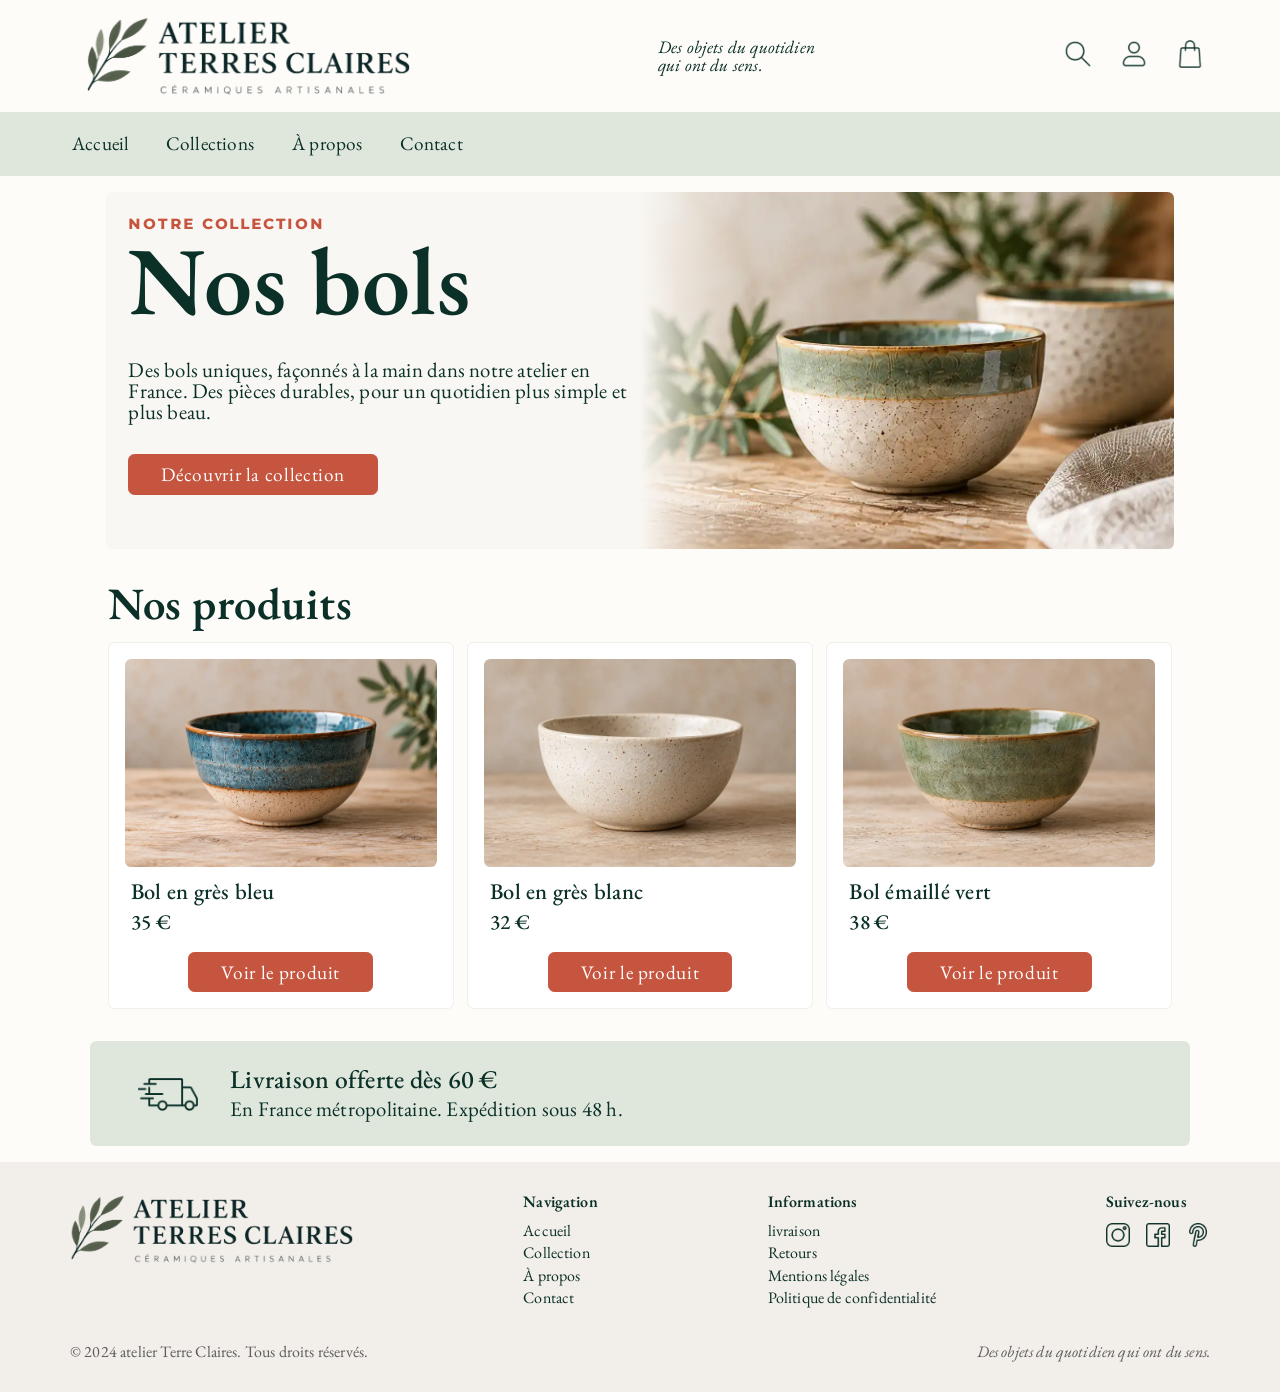
<file: index.html>
<!DOCTYPE html>
<html lang="fr">
<head>
    <meta charset="UTF-8">
    <meta name="viewport" content="width=device-width, initial-scale=1.0">
    <title>TP HTML - Terres Claires</title>
    <link rel="preconnect" href="https://fonts.googleapis.com">
    <link rel="preconnect" href="https://fonts.gstatic.com" crossorigin>
    <link href="https://fonts.googleapis.com/css2?family=EB+Garamond:ital,wght@0,400..800;1,400..800&family=Montserrat:ital,wght@0,100..900;1,100..900&display=swap" rel="stylesheet">
    <link rel="stylesheet" href="style.css">
    
</head>
<body>
    <header>
        <div class="site-container header-inner">
            <img src="img/logo-c.png" class="logo-img" alt="logo de l'atelier Terres Claire">
            <p>Des objets du quotidien qui ont du sens.</p>
            <div class="icon-header">
                <button type="button" id="menu-search-button">
                    <img src="img/search.png" alt="search">
                </button>
                <button type="button" id="menu-user-button">
                    <img src="img/user.png" alt="login">
                </button>
                <button type="button" id="menu-cart-button">
                    <img src="img/parcel.png" alt="cart">
                </button>
                <button type="button" id="menu-burger-button">
                    <img src="img/menu.png" class="menu-open" alt="menu burger">
                    <img src="img/cross-button.png" class="menu-close is-hidden" alt="menu close">
                </button>
            </div>
        </div>
    </header>
    <nav id="main-nav">
        <div class="site-container nav-inner"> 
            <a href="#" title="Accueil">Accueil</a>
            <a href="index.html" title="Collections">Collections</a>
            <a href="#" title="A propos">À propos</a>
            <a href="#" title="Contact">Contact</a>
        </div>
    </nav>
    <div class="layout-container">
        <main class="content-area">
            <section id="hero">
                <p class="smallcaps">Notre collection</p>
                <div class="hero-collection">
                    <h1>Nos bols</h1>
                    <p>Des bols uniques, façonnés à la main dans notre atelier en France. Des pièces durables, pour un quotidien plus simple et plus beau.</p>
                    <a href="#" class="link-button">Découvrir la collection</a>
                </div>
            </section>
            <section id="products">
                <h2>Nos produits</h2>
                <ul class="list-product">
                    <li class="card-product">
                        <img src="img/bol-gres-bleu.webp" alt="Bol en grès émaillé bleu" class="img-article">
                        <div class="card-content">
                            <div class="card-text">
                                <h3 class="article-title">Bol en grès bleu</h3>
                                <p class="price">35 €</p>
                            </div>
                            <a href="product.html" class="link-button">Voir le produit</a>
                        </div>
                    </li>
                    <li class="card-product">
                        <img src="img/bol-gres-blanc.webp" alt="Bol en grès émaillé blanc" class="img-article">
                        <div class="card-content">
                            <div class="card-text">
                                <h3 class="article-title">Bol en grès blanc</h3>
                                <p class="price">32 €</p>
                            </div>
                            <a href="product.html" class="link-button">Voir le produit</a>
                        </div>
                    </li>
                    <li class="card-product">
                        <img src="img/bol-emaille-vert.webp" alt="Bol en grès émaillé vert" class="img-article">
                        <div class="card-content">
                            <div class="card-text">
                                <h3 class="article-title">Bol émaillé vert</h3>
                                <p class="price">38 €</p>
                            </div>
                            <a href="product.html" class="link-button">Voir le produit</a>
                        </div>
                    </li>
                </ul>
            </section>
        </main>
        <aside class="sidebar-area">
            <img src="img/delivery-truck.png" class="delivery-icon" alt="icon livraison">
            <div class="aside-text">
                <p>Livraison offerte dès 60 €</p>
                <p>En France métropolitaine. Expédition sous 48 h.</p>
            </div>
        </aside>
    </div>
    <footer>
        <div class="site-container footer-inner">
            <div class="footer-nav">
                <img src="img/logo-c.png" class="footer-img footer-wide" alt="logo de l'atelier Terres Claire">
                <img src="img/logo-c-text.png" class="footer-img footer-small" alt="logo de l'atelier Terres Claire">
                <ul class="footer-list-nav">
                    <li>Navigation</li>
                    <li><a href="#">Accueil</a></li>
                    <li><a href="index.html">Collection</a></li>
                    <li><a href="#">À propos</a></li>
                    <li><a href="#">Contact</a></li>
                </ul>
                <ul class="footer-list-info">
                    <li>Informations</li>
                    <li><a href="#">livraison</a></li>
                    <li><a href="#">Retours</a></li>
                    <li><a href="#">Mentions légales</a></li>
                    <li><a href="#">Politique de confidentialité</a></li>
                </ul>
                <div class="footer-social">
                    <p>Suivez-nous</p>
                    <div class="footer-icons">
                        <a href="http://" aria-label="Instagram" target="_blank" rel="noopener noreferrer">
                            <img src="img/instagram.png" alt="Instagram"></img>
                        </a>
                        <a href="http://" aria-label="Facebook" target="_blank" rel="noopener noreferrer">
                            <img src="img/facebook.png" alt="Facebook"></img>
                        </a>
                        <a href="http://" aria-label="Pinterest" target="_blank" rel="noopener noreferrer">
                            <img src="img/pinterest.png" alt="Pinterest"></img>
                        </a>
                    </div>
                </div>
            </div>
            <div class="footer-legal">
                <p>© 2024 atelier Terre Claires. Tous droits réservés.</p>
                <p>Des objets du quotidien qui ont du sens.
                </div>
            </div>
        </footer>
    </body>
    <script src="script.js"></script>
    </html>
</file>
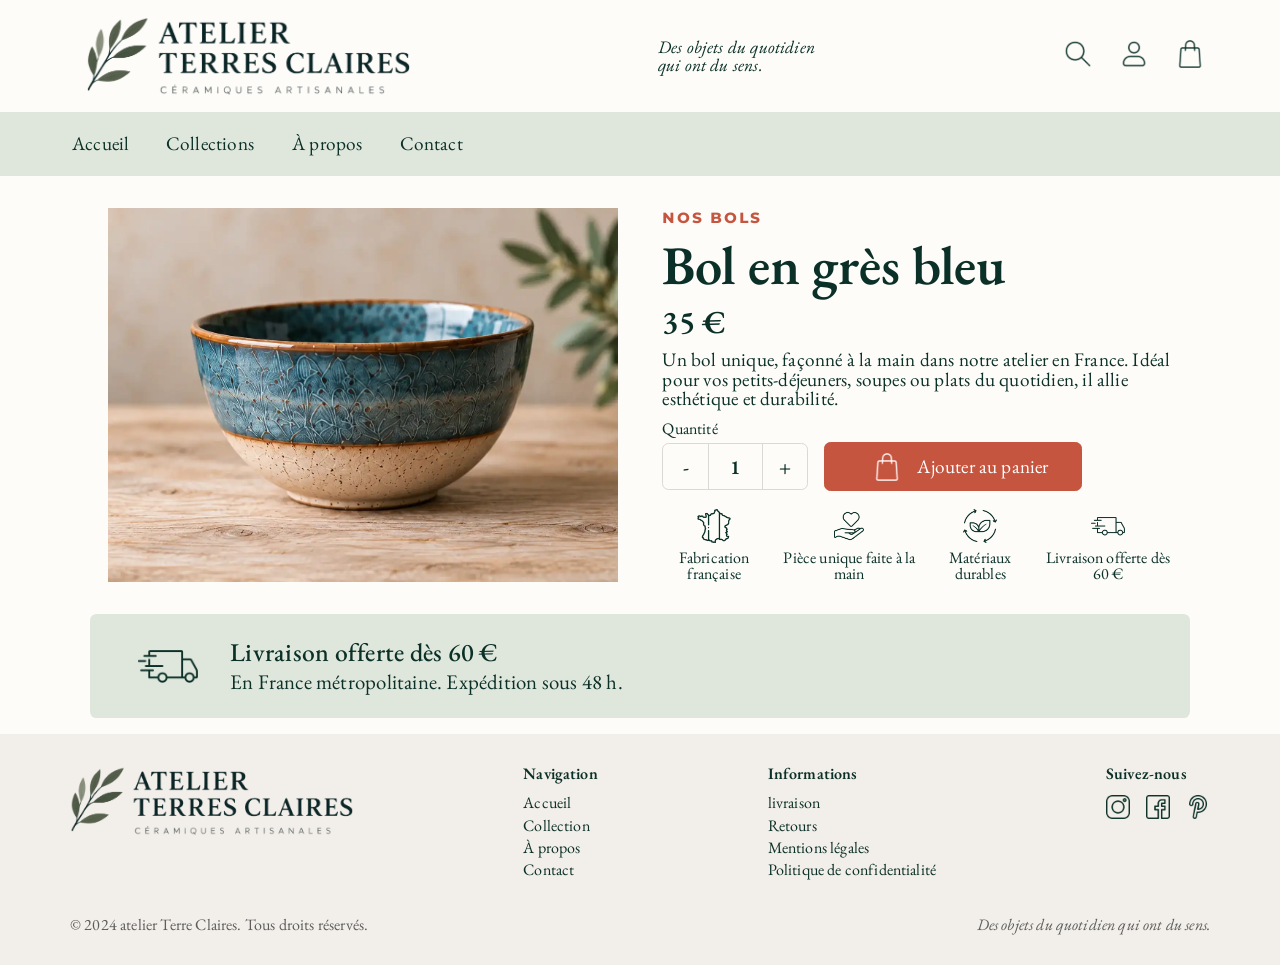
<file: product.html>
<!DOCTYPE html>
<html lang="fr">
<head>
    <meta charset="UTF-8">
    <meta name="viewport" content="width=device-width, initial-scale=1.0">
    <title>TP HTML - Terres Claires</title>
    <link rel="preconnect" href="https://fonts.googleapis.com">
    <link rel="preconnect" href="https://fonts.gstatic.com" crossorigin>
    <link href="https://fonts.googleapis.com/css2?family=EB+Garamond:ital,wght@0,400..800;1,400..800&family=Montserrat:ital,wght@0,100..900;1,100..900&display=swap" rel="stylesheet">
    <link rel="stylesheet" href="style.css">
    
</head>
<body>
    <header>
        <div class="site-container header-inner">
            <img src="img/logo-c.png" class="logo-img" alt="logo terres claires">
            <p>Des objets du quotidien qui ont du sens.</p>
            <div class="icon-header">
                <button type="button" id="menu-search-button">
                    <img src="img/search.png" alt="search">
                </button>
                <button type="button" id="menu-user-button">
                    <img src="img/user.png" alt="login">
                </button>
                <button type="button" id="menu-cart-button">
                    <img src="img/parcel.png" alt="cart">
                </button>
                <button type="button" id="menu-burger-button">
                    <img src="img/menu.png" class="menu-open" alt="menu burger">
                    <img src="img/cross-button.png" class="menu-close is-hidden" alt="menu close">
                </button>
            </div>
        </div>
    </header>
    <nav id="main-nav">
        <div class="site-container nav-inner">
            <a href="#" title="Accueil">Accueil</a>
            <a href="index.html" title="Collections">Collections</a>
            <a href="#" title="A propos">À propos</a>
            <a href="#" title="Contact">Contact</a>
        </div>
    </nav>
    <div class="layout-container">
        <main class="content-area">
            <section id="product">
                <img src="img/bol-gres-bleu.webp" alt="image-product" class="img-product">
                <div class="card-content">
                    <p class="smallcaps">Nos bols</p>
                    <h1>Bol en grès bleu</h1>
                    <h2>35 €</h2>
                    <p class="product-descrip">Un bol unique, façonné à la main dans notre atelier en France. Idéal pour vos petits-déjeuners, soupes ou plats du quotidien, il allie esthétique et durabilité.</p>
                    
                    <div class="add-cart">
                        <p>Quantité</p>
                        <div class="add-cart-container">
                            <div class="qnty-container">
                                <button type="button" class="qnty-btn minus-js" aria-label="Decrease quantity">-</button>
                                <input type="number" class="qnty-input" value="1" min="1" max="100" readonly>
                                <button type="button" class="qnty-btn plus-js" aria-label="Increase quantity">+</button>
                            </div>
                            <button type="submit" class="link-button">
                                <img src="img/parcel.png" class="icon-product" alt="ajouter-panier">
                                <p>Ajouter au panier</p>
                            </button>
                        </div>
                    </div>
                    <div class="labels">
                        <div class="label-product">
                            <img src="img/france.png" alt="fabrication-fr">
                            <p>Fabrication française</p>
                        </div>
                        <div class="label-product">
                            <img src="img/compassion.png" alt="piece-faite-main">
                            <p>Pièce unique faite à la main</p>
                        </div>
                        <div class="label-product">
                            <img src="img/sustanable.png" alt="materiaux-durable">
                            <p>Matériaux durables</p>
                        </div>
                        <div class="label-product">
                            <img src="img/delivery-truck.png" alt="livraison-offerte">
                            <p>Livraison offerte dès 60 €</p>
                        </div>
                    </div>
                </div>
            </section>
        </main>
        <aside class="sidebar-area">
            <img src="img/delivery-truck.png" class="delivery-icon" alt="icon livraison">
            <div class="aside-text">
                <p>Livraison offerte dès 60 €</p>
                <p>En France métropolitaine. Expédition sous 48 h.</p>
            </div>
        </aside>
    </div>
    <footer>
        <div class="site-container footer-inner">
            <div class="footer-nav">
                <img src="img/logo-c.png" class="footer-img footer-wide" alt="">
                <img src="img/logo-c-text.png" class="footer-img footer-small" alt="">
                <ul class="footer-list-nav">
                    <li>Navigation</li>
                    <li><a href="#">Accueil</a></li>
                    <li><a href="index.html">Collection</a></li>
                    <li><a href="#">À propos</a></li>
                    <li><a href="#">Contact</a></li>
                </ul>
                <ul class="footer-list-info">
                    <li>Informations</li>
                    <li><a href="#">livraison</a></li>
                    <li><a href="#">Retours</a></li>
                    <li><a href="#">Mentions légales</a></li>
                    <li><a href="#">Politique de confidentialité</a></li>
                </ul>
                <div class="footer-social">
                    <p>Suivez-nous</p>
                    <div class="footer-icons">
                        <a href="http://" aria-label="Instagram" target="_blank" rel="noopener noreferrer">
                            <img src="img/instagram.png" alt="Instagram"></img>
                        </a>
                        <a href="http://" aria-label="Facebook" target="_blank" rel="noopener noreferrer">
                            <img src="img/facebook.png" alt="Facebook"></img>
                        </a>
                        <a href="http://" aria-label="Pinterest" target="_blank" rel="noopener noreferrer">
                            <img src="img/pinterest.png" alt="Pinterest"></img>
                        </a>
                    </div>
                </div>
            </div>
            <div class="footer-legal">
                <p>© 2024 atelier Terre Claires. Tous droits réservés.</p>
                <p>Des objets du quotidien qui ont du sens.
                </div>
            </div>
        </footer>
    </body>
    <script src="script.js"></script>
    </html>
</file>
<file: style.css>
/* START RESET */
/* RESET CSS */

html, body, div, span, applet, object, iframe,
h1, h2, h3, h4, h5, h6, p, blockquote, pre,
a, abbr, acronym, address, big, cite, code,
del, dfn, em, img, ins, kbd, q, s, samp,
small, strike, strong, sub, sup, tt, var,
b, u, i, center,
dl, dt, dd, ol, ul, li,
fieldset, form, label, legend,
table, caption, tbody, tfoot, thead, tr, th, td,
article, aside, canvas, details, embed, 
figure, figcaption, footer, header, hgroup, 
menu, nav, output, ruby, section, summary,
time, mark, audio, video {
	margin: 0;
	padding: 0;
	border: 0;
	font-size: 100%;
	font: inherit;
	vertical-align: baseline;
}
/* HTML5 display-role reset for older browsers */
article, aside, details, figcaption, figure, 
footer, header, hgroup, menu, nav, section {
	display: block;
}
body {
	line-height: 1;
    background: #fff;
}
ol, ul {
	list-style: none;
}
blockquote, q {
	quotes: none;
}
blockquote:before, blockquote:after,
q:before, q:after {
	content: '';
	content: none;
}
table {
	border-collapse: collapse;
	border-spacing: 0;
}
/* END RESET */


/* START GENERAL */

*,
*::before,
*::after {
    box-sizing: border-box;
}

.site-container,
.layout-container {
    width: calc(100% - 40px);
    max-width: 1140px;
    margin-inline: auto;
}

:root {
	/* Fonts */
	--font-sans: "Montserrat", Arial, sans-serif;
	--font-serif: "EB Garamond", Georgia, serif;

	/* Palette */
	--palette-porcelain: #fdfcf9;
	--palette-evergreen: #0b3028;
	--palette-gunmetal: #5c5d5c;
	--palette-lightgrey: #dad9d5;
	--palette-rosy-copper: #c6553f;
	--palette-soft-linen: #dfe7dd;
	--palette-parchment: #f2eee9;
	--palette-white: #ffffff;
	--palette-pitch-black: #100c08;

	/* Couleurs */
	--color-bg: var(--palette-porcelain);
	--color-bg-secondary: var(--palette-soft-linen);
	--color-text: var(--palette-evergreen);
	--color-accent: var(--palette-rosy-copper);
}

body {
	background-color: var(--color-bg);
	font-family: var(--font-serif);
	color: var(--color-text);
}

h1, h2, h3, h4, h5, h6, p, a, li, button{
	font-family: var(--font-serif);
	color: var(--color-text);
	letter-spacing: 0.01em;
}

h1{
	font-size: 6rem;
	font-weight: 600;
}
h2{
	font-size: 2.8rem;
	font-weight: 600;
}
h3{
	font-size: 1.4rem;
	font-weight: 500;
}
p{
	font-size: 1.3rem;
}

.layout-container{
	margin-left: auto;
	margin-right: auto;
	padding: 0 20px;
}

.link-button{
	background-color: var(--color-accent);
	padding: 0.6rem 2rem;
	font-size: 1.2rem;
	letter-spacing: 0.04rem;
	text-decoration: none;
	border: 1px solid var(--palette-rosy-copper);
	border-radius: 0.4rem;
	color: var(--palette-white);
	text-align: center;
	transition: 200ms ease-in-out;
	justify-content: space-around;
}
.link-button:hover{
	border: 1px solid var(--palette-rosy-copper);
	background-color: var(--palette-parchment);
	color: var(--palette-rosy-copper);
	transition: 200ms ease-in-out ;
}

/* END GENERAL */


/* START HEADER */
header {
    width: 100%;
    background-color: var(--color-bg);
}
.header-inner {
    display: flex;
    justify-content: space-between;
    align-items: center;
}
.logo-img{
	object-fit: cover;
	object-position: center;
	max-height: 80px;
	margin: 1rem;
}
header p{
	font-family: var(--font-serif);
	font-style: italic;
	color: var(--color-text);
	font-size: 1.1rem;
	padding: 0 1rem;
	max-width: 200px;
}

.icon-header{
	display: flex;
	flex-flow: nowrap row;
	overflow: hidden;
	gap :1rem;
}

.icon-header button {  
	border: 0;
	background-color: transparent;
	}
.icon-header button img {  
	filter: drop-shadow(0px 50px 0 var(--color-text));
	transform: translateY(-50px);
	max-height:28px;
}
#menu-burger-button {
	display: none;
}

nav {
    width: 100%;
    background-color: var(--color-bg-secondary);
    padding: 1.4rem;
}
.nav-inner {
    display: flex;
    justify-content: flex-start;
	gap: 2rem;
}

nav a {
	font-family: var(--font-serif);
	font-size: 1.2rem;
	text-decoration: none;
	display: inline-flex;
	flex-direction: column;
	align-items: center;
	justify-content: center;
	transition: 100ms ease-in-out;
}
nav :is(a:hover, a:active){
	font-weight: bold;
	text-decoration: underline;
	text-underline-offset: 0.6rem;
	text-decoration-thickness: 2px ;
	transition: 100ms ease-in-out;
}
nav a::after{
	display: block;
	content: attr(title);
	font-weight: bold;
	height: 0;
	overflow: hidden;
	visibility: hidden;
	transition: 200ms ease-in-out;
  
}
/* END HEADER */

/* START MAIN */
.content-area {
	margin: 1rem;
}
/* -START HERO- */
#hero{
	background: var(--palette-parchment);
	background-image: 
		linear-gradient(90deg,rgba(249, 247, 243, 1) 50%, rgba(249, 247, 243, 0) 60%),
		url('img/hero-nos-bols.webp');
	background-size: cover;
	background-position-x: right;
	padding: 1.4rem;
	border-radius: 0.4em;
}
.smallcaps{
	color:var(--palette-rosy-copper);
	font-family: var(--font-sans);
	font-size: 1.1rem;
	text-transform: lowercase;
	font-variant: small-caps;
	font-weight: bold;
	letter-spacing: 0.1em;
}
.hero-collection{
	margin-bottom: 2rem;
	max-width: 50%;
}
.hero-collection p{
	margin: 1rem 0;
	padding: 1rem 0;
}
.hero-collection a.link-button{
	display: inline-flex;
	flex-grow: 1;
}

/* -END HERO- */

/* -START PRODUCTS collection- */
#products, #product {
	padding: 1rem 0.1rem;
}
#products h2 {
	padding: 1rem 0;
}
.list-product {
	display: flex;
	flex-flow: nowrap row;
	justify-content: center;
	gap: 0.8rem;
}

.card-product{
	display: flex;
	flex-direction: column;
	gap: 0.4rem;
	border: 1px solid var(--palette-parchment);
	padding: 1rem;
	border-radius: 0.4rem;
	background-color: var(--palette-white);
}

.img-article{
	border-radius: 0.4rem;
	object-fit: cover !important;
	width: 100%;
}
.card-content{
	display: flex;
	flex-direction: column;
	gap: 0.8rem;
	flex-grow: 3;
}
.card-text{
	display: flex;
	flex-direction: column;
	padding: 0.4rem;
	gap:0.6rem;
	font-weight: 500;
} 
.card-content a{
	margin: 0 auto;
	display: flex;
	align-items: center;
}
/* -END PRODUCTS collection- */
/* -START PRODUCT item- */
#product{
	display: flex;
	flex-direction: row ;
	gap: 2.8rem;
}
#product h1{
	font-size: 3.4rem;
	letter-spacing: 0;
}
#product h2{
	font-size: 2rem;
}
.img-product{
	width: 50%;
	min-width: 0;
	flex: 1 1 50%;
	object-fit: cover;
}
#product .card-content{
	width: 50%;
	min-width: 0;
	flex: 1 1 50%;
	justify-content: space-between;
}
.product-descrip{
	font-size: 1.2rem;
}
.add-cart{
	display: flex;
	flex-direction: column;
}
.add-cart p{
	font-size: 1rem;
}
.add-cart-container{
	display: flex;
	flex-direction: row;
	justify-content: start;
	align-items: center;
	gap: 1rem;
}
.qnty-container {
	display: inline-flex;
	align-items: center;
	margin: 0.4rem 0;
	border: 1px solid var(--palette-lightgrey);
	border-radius: 0.4rem;
	overflow: hidden;
	background-color: transparent;
}
.qnty-btn {
	background: transparent;
	border: none;
	font-family: var(--font-serif);
	font-size: 1.25rem;
	font-weight: 600;
	color: var(--color-text);
	width: 2.8rem;
	height: 2.8rem;
	cursor: pointer;
	display: flex;
	align-items: center;
	justify-content: center;
	transition: background-color 0.2s;
	user-select: none;
}
.qnty-btn:hover {
	background-color: var(--palette-parchment);
}
.qnty-btn:active {
	background-color: var(--palette-lightgrey);
}
.qnty-input{
	width: 3.4rem;
	height: 2.8rem;
	text-align: center;
	border: none;
	border-left:1px solid var(--palette-lightgrey); 
	border-right:1px solid var(--palette-lightgrey);
	color: var(--color-text);
	font-family: var(--font-serif);
	font-size: 1.25rem;
	font-weight: 600;
	outline: none;
	background: transparent;
	appearance: textfield;
	-moz-appearance: textfield; /* Firefox */
}
.qnty-input::-webkit-outer-spin-button,
.qnty-input::-webkit-inner-spin-button {
  -webkit-appearance: none;
  margin: 0;
}

.add-cart a{
	margin: 0;
}

.labels{
	display: flex;
	flex-flow:nowrap row;
	gap: 1rem;
}
.label-product{
	overflow: hidden;
	display: flex;
	flex-direction: column;
	justify-content: space-around;
	gap: 0.4rem;
}
.label-product img {
	height: 34px;
	object-fit: contain;
	filter: drop-shadow(0px 100px 0 var(--color-text));
	transform: translateY(-100px);
}
.label-product p{
	font-size: 1rem;
	text-align: center;
}
.icon-product{
	height: 28px;
	padding: 0 1rem;
}

.link-button {  
	overflow: hidden;
	display: flex;
	flex-direction: row;
	align-items: center;
}
.link-button p{
	color: var(--palette-white);
	font-size: 1.2rem;
}
.link-button:hover p{
	color: var(--palette-rosy-copper);
}
.link-button img {  
	filter: drop-shadow(0px 50px 0 var(--palette-white));
	transform: translateY(-50px);
}

.link-button:hover img {  
	filter: drop-shadow(0px 50px 0 var(--palette-rosy-copper));
	transform: translateY(-50px);
}

/* -END PRODUCTS item- */
/* END MAIN */

/* START ASIDE */
.sidebar-area{
	background-color: var(--palette-soft-linen);
	display: flex;
	align-items: center;
	padding: 0.4rem 0;
	border-radius: 0.4rem;
	margin-bottom: 1rem;
	overflow: hidden;
}

img.delivery-icon{
	max-height: 60px;
	margin: 1rem 2rem 1rem 3rem; 
	filter: drop-shadow(0px 100px 0 var(--color-text));
	transform: translateY(-100px);
}
.aside-text{
	display: flex;
	flex-flow: column nowrap;
	gap: 0.4rem;
}
.sidebar-area div p:first-child{
	font-size: 1.6rem;
	font-weight: 500;
}

/* END ASIDE */

/* START FOOTER */
footer {
    width: 100%;
    background-color: var(--palette-parchment);
    padding-block: 2rem;
}
footer div.site-container{
	width: auto;
}
.footer-inner {
    display: flex;
    flex-direction: column;
    gap: 2rem;
}

.footer-nav{
	display: flex;
	flex-direction: row;
	justify-content: space-between;
}
img.footer-img{
	max-height: 70px;
}
.footer-wide{
	display: flex;
}
.footer-small{
	display: none;
}
.footer-nav :is(li,a){
	padding-bottom: 0.4rem;
	text-decoration: none;
}
.footer-nav li:first-child{
	font-weight: 600;
	padding-bottom: 0.8rem;
}
.footer-social p{
	font-weight: 600;
	padding-bottom: 0.8rem;
	font-size: 1rem;
}
.footer-icons{
	display: flex;
	justify-content: center;
	gap:1rem;
	overflow: hidden;
}
.footer-icons img{
	max-height: 24px;
	filter: drop-shadow(0px 100px 0 var(--color-text));
	transform: translateY(-100px);
}
.footer-legal{
	display: flex;
	flex-direction: row;
	justify-content: space-between;
}
.footer-legal p{
	color: var(--palette-gunmetal);
	font-size: 1rem;
}
.footer-legal p:last-child{
	font-style: italic;
}

/* END FOOTER */


/*--------------------------------------*/
/*           START RESPONSIVE           */
/*--------------------------------------*/

@media (max-width: 900px) {
	.site-container{
		width: 100%;
	}
	.layout-container{
		width: 100%;
		padding: 0;
	}
	h1{
		font-size: 2.6rem;
	}
	h2{
		font-size: 1.7rem;
	}
	h3{
		font-size: 1rem;
		font-weight: 600;
	}
	p, a{
		font-family: var(--font-sans);
		font-size: 0.7rem !important;
		line-height: 1.1rem;
		letter-spacing: 0rem !important;
	}
	.link-button{
		padding: 0.5rem 1.2rem;
	}
	/* START HEADER */
	.logo-img{
		max-height: 50px;
	}
	header p{
		display: none;
	}

	.icon-header button img{
		max-height: 20px;
	}

	#menu-burger-button {
		display: flex !important;
	}
	#menu-burger-button img.is-hidden {
		display: none !important;
	}

	nav{
		padding: 0 1.4rem;
	}
	#main-nav{
		display: none;
	}
	#main-nav.is-open{
		display: flex;
	}
	.nav-inner{
		flex-direction: column;
		gap: 0rem;
	}
	nav a {
		font-size: 1.2rem !important;
		align-self: stretch;
		align-items: flex-start;
		padding: 0.8rem 0;
		border-bottom: 1px solid var(--palette-lightgrey);
	}
	nav a:last-child{
		border: 0;
	}
	/* END HEADER */

	/* START MAIN */
	.content-area{
		margin: 0 !important;
	}
	/* -START HERO- */
	#hero {
		border-radius: 0;
		background-image: 
		linear-gradient(90deg,rgba(249, 247, 243, 1) 48%, rgba(249, 247, 243, 0) 62%),
		url('img/hero-nos-bols.webp');
		background-repeat: no-repeat;
		background-position-x: 66%;
	}
	.smallcaps{
		font-size: 13px !important;
		letter-spacing: 0.1rem !important;
	}
	.hero-collection{
		margin-bottom: 1rem;
	}
	.hero-collection p{
		padding-top: 0;
	}
	/* -END HERO- */

	/* -START PRODUCTS collection- */
	#products, #product{
		padding: 0 1.4rem;
	}
	.list-product{
		flex-flow: nowrap column;
		gap: 0.6rem;
	}
	.card-product{
		flex-direction: row;
		padding: 0.4rem;
		gap:1rem
	}
	.img-article{
		width: 50%;
		/*height: 50%;*/
	}

	.card-content{
		gap: 0.4rem;
		justify-content: space-around;
		padding: 0 !important;
	}
	.card-content .link-button {
		padding: 0.5rem 0;
	}
	.card-text{
		gap: 0.3rem;
	}
	.card-text :is(h3, p){
		font-family: var(--font-serif) !important;
		font-size: 1rem !important;
	}

	.card-content a{
		margin: 0 !important;
	}
	/* -END PRODUCTS collection- */
	/* -START PRODUCTS item- */
	#product {
		flex-direction: column;
		padding: 0;
		gap: 1rem;
	}
	.img-product,
	#product > .card-content {
		width: 100%;
		flex-basis: auto;
	}

	.img-product {
		height: auto;
	}
	.card-content{
		padding: 0 1.4rem !important;
		gap: 1rem;
	}
	.card-content h1{
		font-size: 2.4rem;
	}
	.card-content h2{
		font-size: 1.8rem;
	}
	.add-cart-container .link-button {
		padding: 0.5rem 1rem;
		gap:1rem;
	}
	.link-button img.icon-product{
		padding: 0;
	}
	.link-button p{
		font-size: 0.8rem !important;
	}
	.qnty-btn, .qnty-input {
		font-size: 1.2rem;
	}
	/* -END PRODUCTS item- */
	/* END MAIN */

	/* START ASIDE */
	.sidebar-area{
		margin: 0.6rem 1.4rem;
	}
	img.delivery-icon{
		max-height: 40px !important;
		margin: 0.2rem 1rem;
	}
	.aside-text{
		gap: 0.2rem;
	}
	.aside-text p:first-child{
		font-family: var(--font-serif);
		font-size: 1rem !important;
	}
	/* END ASIDE */

	/* START FOOTER */
	footer{
		padding-block: 0.4rem;
		border-top: 1px solid var(--palette-lightgrey);

	}
	.footer-inner{
		margin: 0.6rem 1.4rem;
		gap:0.6rem;
	}
	img.footer-img{
		max-height: 28px;
	}
	.footer-wide{
		display: none;
	}
	.footer-small{
		display: flex;
	}
	.footer-nav{
		flex-wrap: wrap;
		gap: 1rem;
	}
	.footer-list-nav, .footer-list-info{
		display: flex;
		flex-flow: row wrap;
		order: 3;
		flex-grow: 3;
		justify-content: space-around;
	}
	.footer-list-nav li{
		display: flex;
	}
	.footer-list-nav li:first-child, 
	.footer-list-info,
	.footer-social p,
	.footer-legal p:last-child{
		display: none;
	}
	.footer-icons{
		gap:0.6rem;
	}
	.footer-icons img{
		max-height: 18px;
	}
	.footer-legal {
		border-top: 1px solid var(--palette-lightgrey);
		justify-content: center;
		padding-top: 0.6rem;
	}
	/* END FOOTER */

}

/*--------------------------------------*/
/*            END RESPONSIVE            */
/*--------------------------------------*/
</file>
